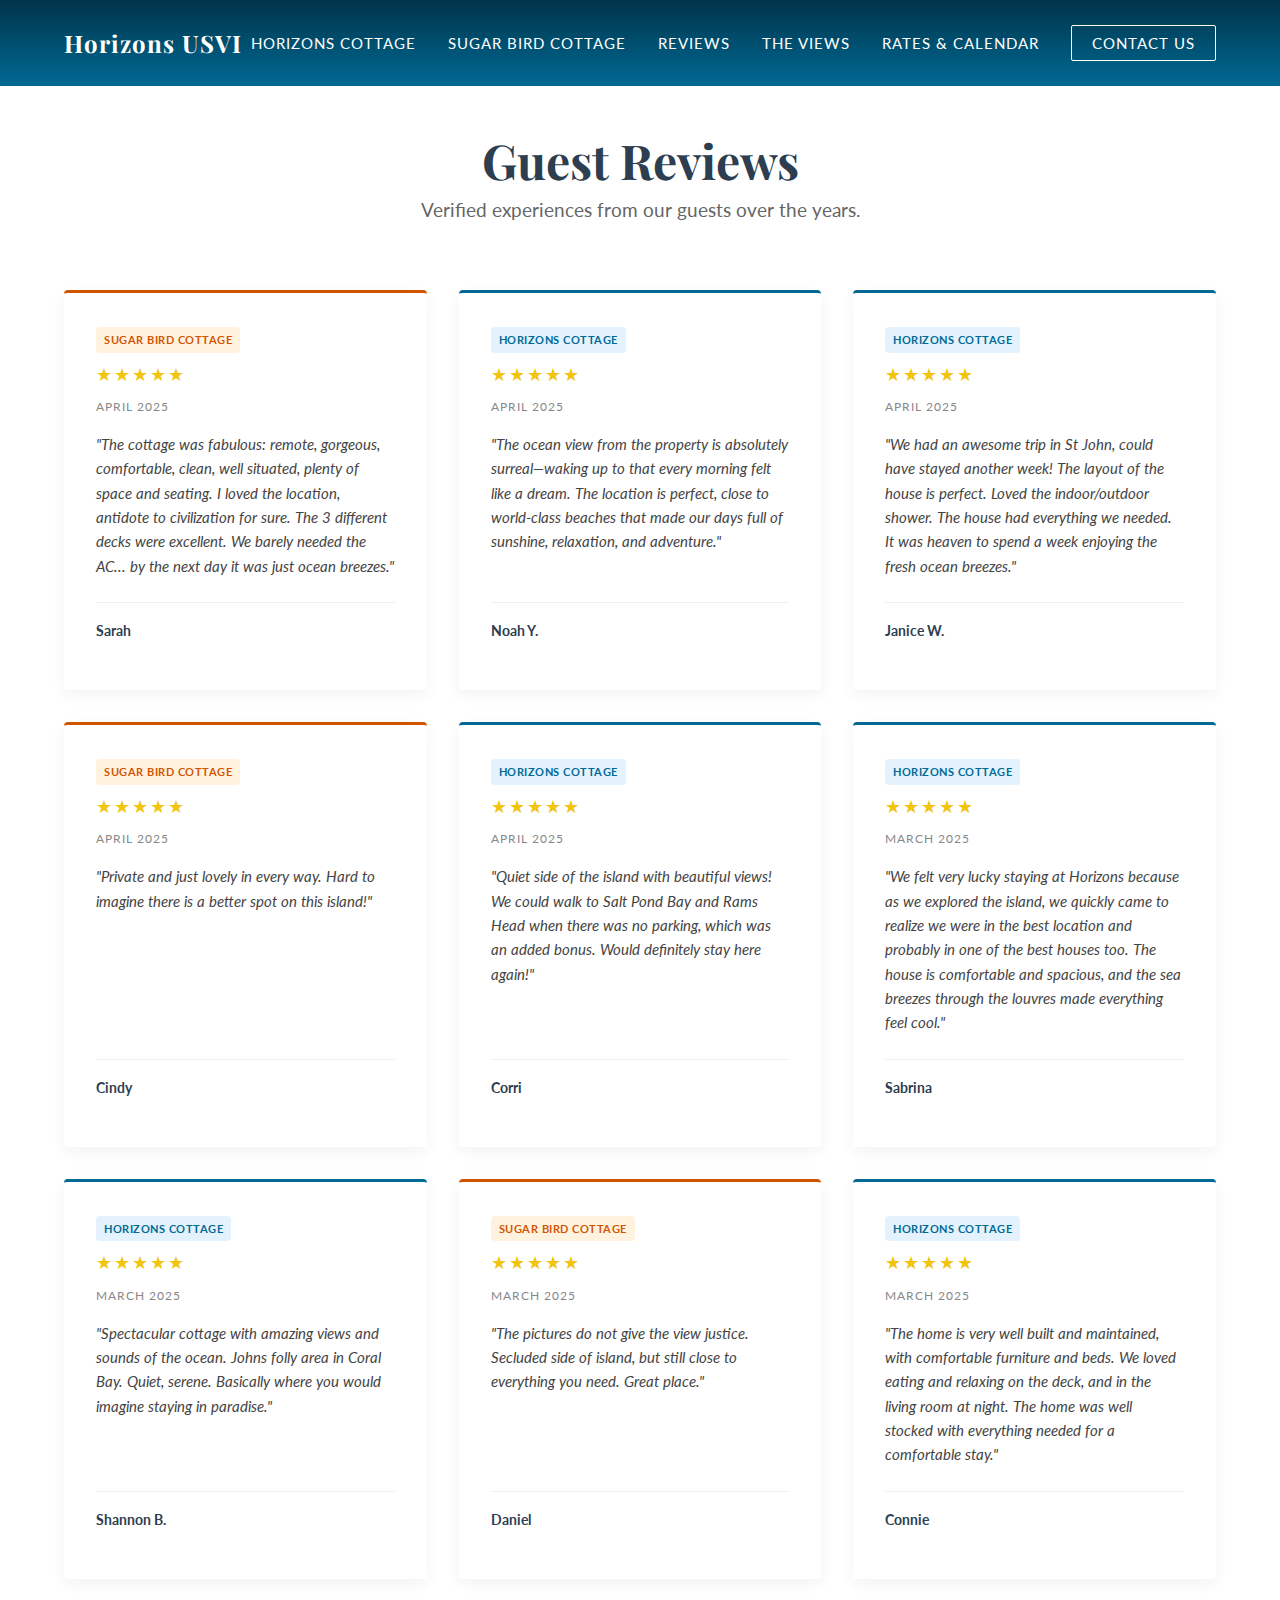
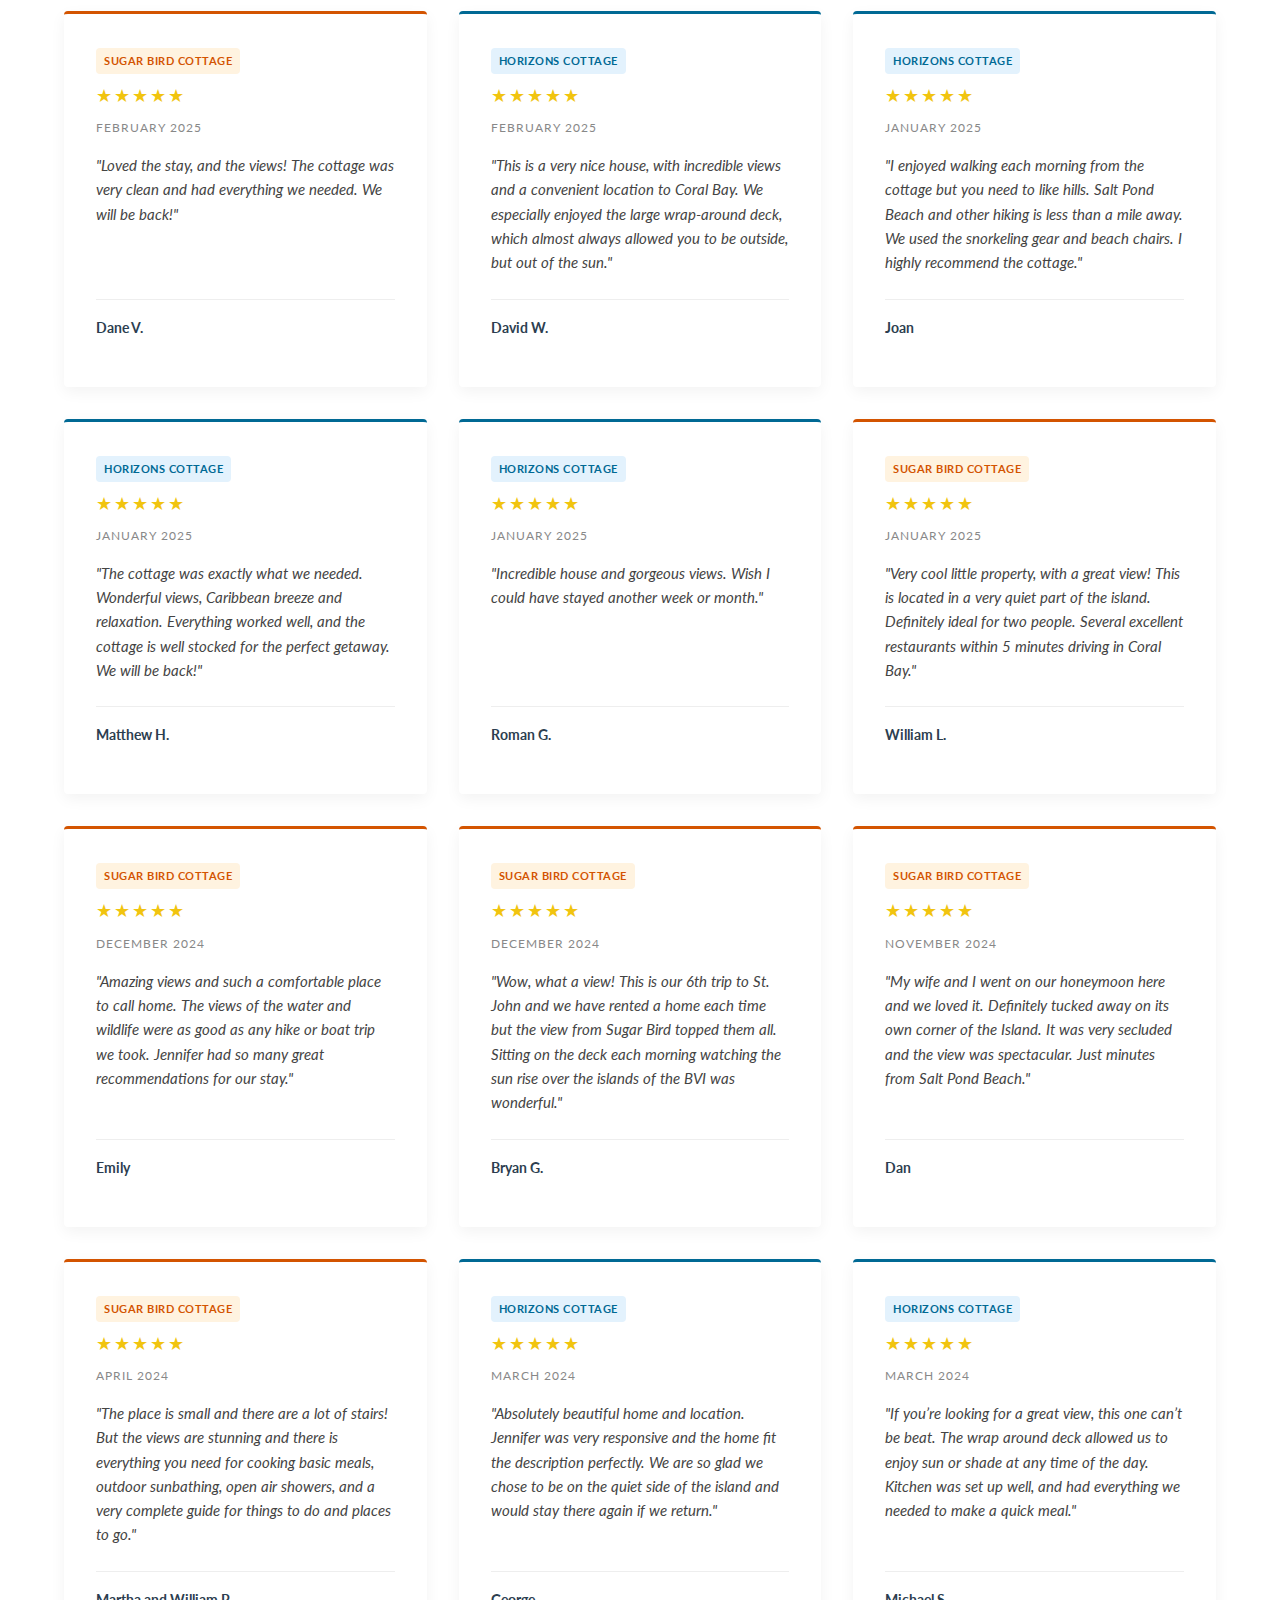
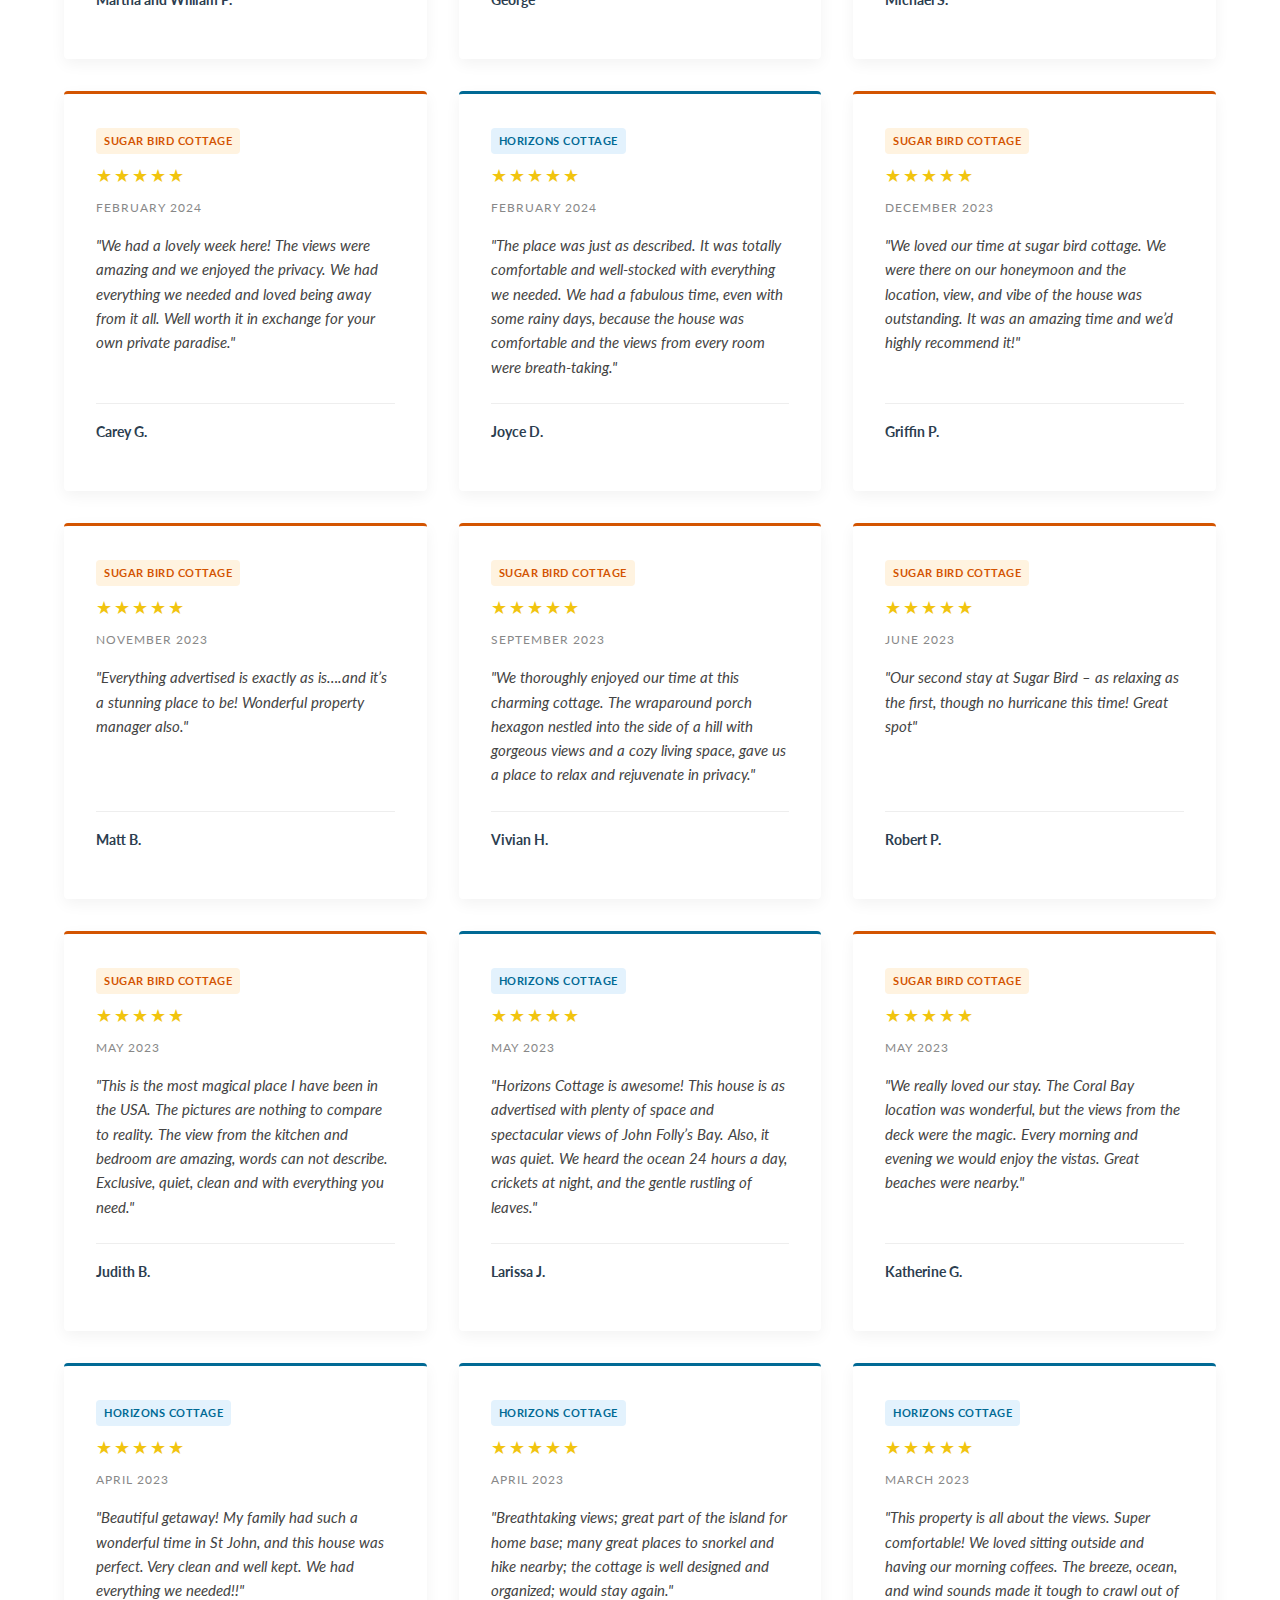
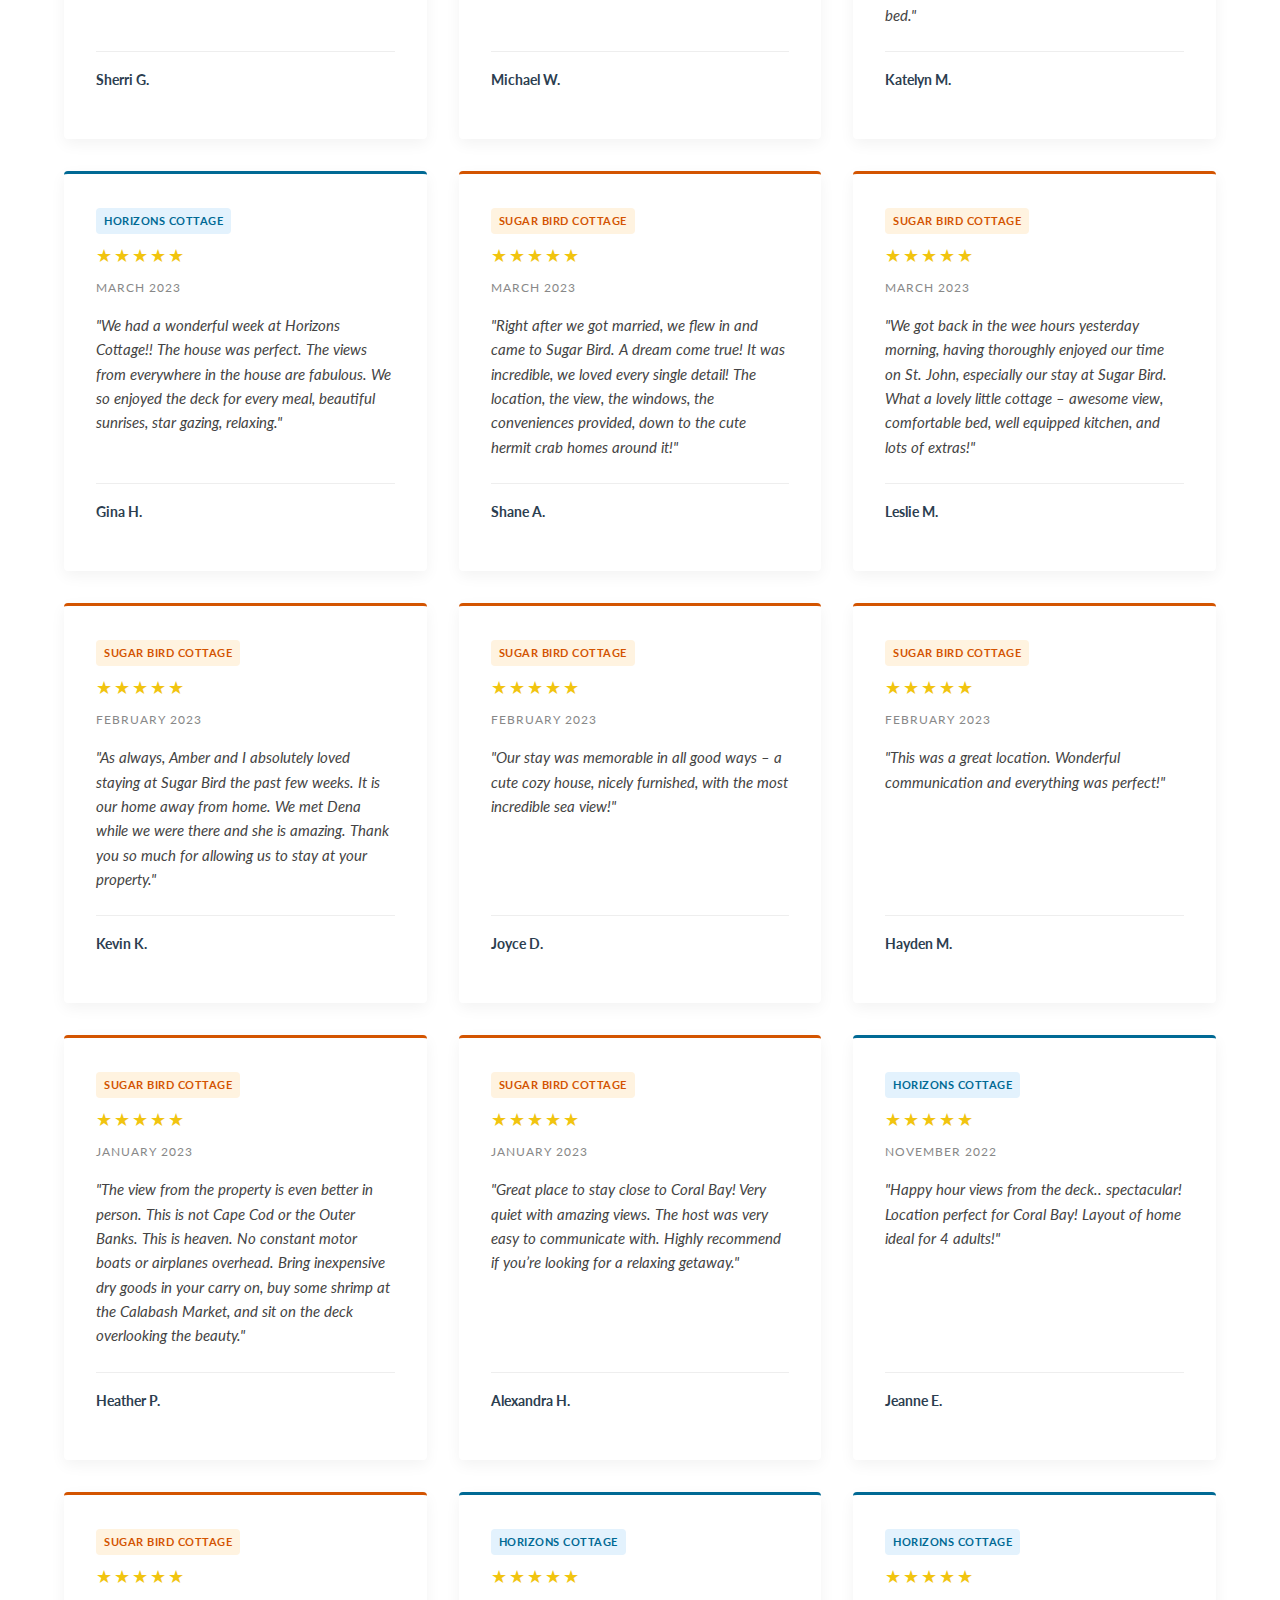
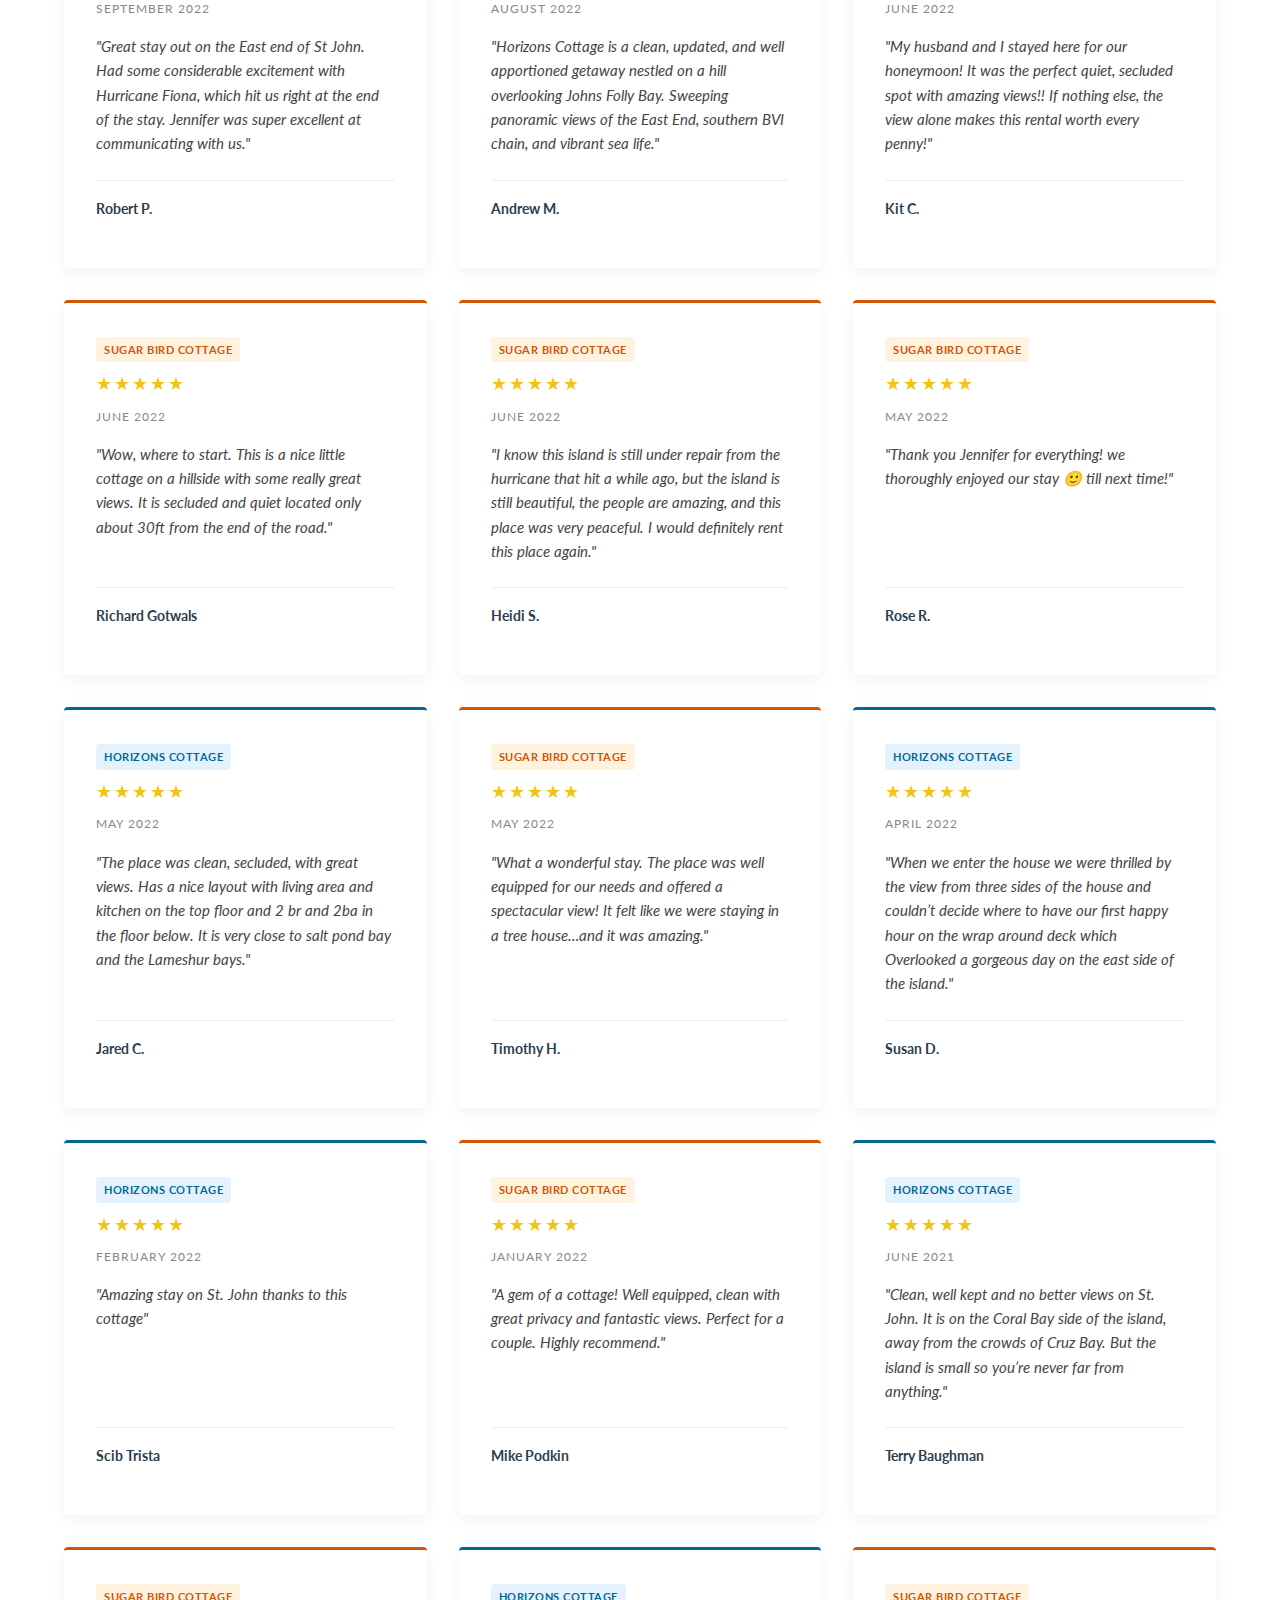
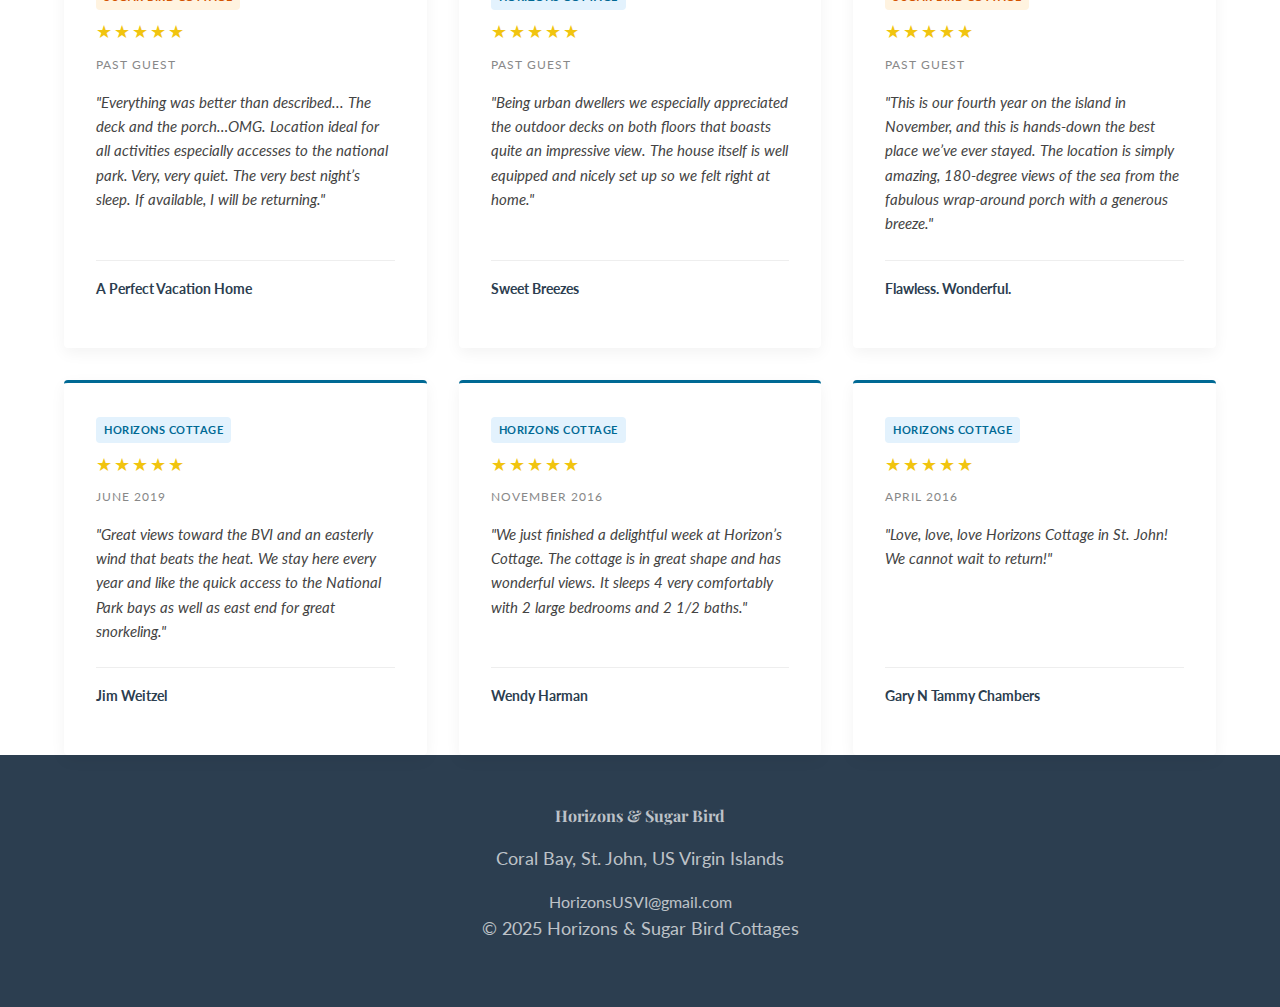
<file: reviews.html>
<!DOCTYPE html>
<html lang="en">
<head>
    <meta charset="UTF-8">
    <meta name="viewport" content="width=device-width, initial-scale=1.0">
    <title>Guest Reviews | Horizons & Sugar Bird Cottages</title>
    <meta name="description" content="Verified reviews from guests who have stayed at Horizons and Sugar Bird Cottages in St. John, USVI.">
    <link rel="stylesheet" href="style.css">
    
    <link rel="preconnect" href="https://fonts.googleapis.com">
    <link rel="preconnect" href="https://fonts.gstatic.com" crossorigin>
    <link href="https://fonts.googleapis.com/css2?family=Playfair+Display:ital,wght@0,400;0,600;1,400&family=Lato:wght@300;400;700&display=swap" rel="stylesheet">

    <style>
        .review-card {
            background: white;
            padding: 2rem;
            border-radius: 4px;
            box-shadow: 0 5px 15px rgba(0,0,0,0.05);
            height: 100%;
            display: flex;
            flex-direction: column;
            justify-content: space-between;
            border-top: 3px solid transparent; /* default */
        }
        /* Subtle accent border at top of card based on property */
        .card-sugarbird { border-top-color: #d35400; }
        .card-horizons { border-top-color: #006994; }

        .stars {
            color: #f1c40f; /* Gold */
            letter-spacing: 2px;
            font-size: 1.1rem;
            margin-bottom: 0.5rem;
        }
        .review-date {
            color: #888;
            font-size: 0.75rem;
            text-transform: uppercase;
            letter-spacing: 1px;
            margin-bottom: 1rem;
        }
        .review-body {
            font-style: italic;
            margin-bottom: 1.5rem;
            color: #444;
            font-size: 0.95rem;
            line-height: 1.6;
        }
        .reviewer {
            font-weight: bold;
            color: var(--text-dark);
            border-top: 1px solid #eee;
            padding-top: 1rem;
            font-size: 0.9rem;
        }
        .badge {
            display: inline-block;
            font-size: 0.7rem;
            padding: 4px 8px;
            border-radius: 4px;
            margin-bottom: 0.5rem;
            text-transform: uppercase;
            font-weight: bold;
            letter-spacing: 0.5px;
        }
        .badge-horizons { background-color: #e3f2fd; color: #006994; }
        .badge-sugarbird { background-color: #fff3e0; color: #d35400; }
        
        .reviews-grid {
            display: grid;
            grid-template-columns: repeat(auto-fit, minmax(300px, 1fr));
            gap: 2rem;
            margin-top: 2rem;
        }
    </style>
</head>
<body>

    <nav class="navbar solid-nav">
        <div class="container nav-flex">
            <a href="index.html" class="logo">Horizons USVI</a>
            <ul class="nav-links">
                <li><a href="horizons.html">Horizons Cottage</a></li>
                <li><a href="sugar-bird.html">Sugar Bird Cottage</a></li>
                <li><a href="reviews.html" class="active">Reviews</a></li>
                <li><a href="views.html">The Views</a></li>
                <li><a href="rates.html">Rates & Calendar</a></li>
                <li><a href="contact.html" class="btn-nav">Contact Us</a></li>
            </ul>
            <div class="hamburger">☰</div>
        </div>
    </nav>

    <header class="page-header">
        <div class="container">
            <h1>Guest Reviews</h1>
            <p class="subtitle">Verified experiences from our guests over the years.</p>
        </div>
    </header>

    <section class="container content-spacing">
        <div class="reviews-grid">
            
            <div class="review-card card-sugarbird">
                <div>
                    <span class="badge badge-sugarbird">Sugar Bird Cottage</span>
                    <div class="stars">★★★★★</div>
                    <p class="review-date">April 2025</p>
                    <p class="review-body">"The cottage was fabulous: remote, gorgeous, comfortable, clean, well situated, plenty of space and seating. I loved the location, antidote to civilization for sure. The 3 different decks were excellent. We barely needed the AC... by the next day it was just ocean breezes."</p>
                </div>
                <p class="reviewer">Sarah</p>
            </div>

            <div class="review-card card-horizons">
                <div>
                    <span class="badge badge-horizons">Horizons Cottage</span>
                    <div class="stars">★★★★★</div>
                    <p class="review-date">April 2025</p>
                    <p class="review-body">"The ocean view from the property is absolutely surreal—waking up to that every morning felt like a dream. The location is perfect, close to world-class beaches that made our days full of sunshine, relaxation, and adventure."</p>
                </div>
                <p class="reviewer">Noah Y.</p>
            </div>

            <div class="review-card card-horizons">
                <div>
                    <span class="badge badge-horizons">Horizons Cottage</span>
                    <div class="stars">★★★★★</div>
                    <p class="review-date">April 2025</p>
                    <p class="review-body">"We had an awesome trip in St John, could have stayed another week! The layout of the house is perfect. Loved the indoor/outdoor shower. The house had everything we needed. It was heaven to spend a week enjoying the fresh ocean breezes."</p>
                </div>
                <p class="reviewer">Janice W.</p>
            </div>

            <div class="review-card card-sugarbird">
                <div>
                    <span class="badge badge-sugarbird">Sugar Bird Cottage</span>
                    <div class="stars">★★★★★</div>
                    <p class="review-date">April 2025</p>
                    <p class="review-body">"Private and just lovely in every way. Hard to imagine there is a better spot on this island!"</p>
                </div>
                <p class="reviewer">Cindy</p>
            </div>

            <div class="review-card card-horizons">
                <div>
                    <span class="badge badge-horizons">Horizons Cottage</span>
                    <div class="stars">★★★★★</div>
                    <p class="review-date">April 2025</p>
                    <p class="review-body">"Quiet side of the island with beautiful views! We could walk to Salt Pond Bay and Rams Head when there was no parking, which was an added bonus. Would definitely stay here again!"</p>
                </div>
                <p class="reviewer">Corri</p>
            </div>

            <div class="review-card card-horizons">
                <div>
                    <span class="badge badge-horizons">Horizons Cottage</span>
                    <div class="stars">★★★★★</div>
                    <p class="review-date">March 2025</p>
                    <p class="review-body">"We felt very lucky staying at Horizons because as we explored the island, we quickly came to realize we were in the best location and probably in one of the best houses too. The house is comfortable and spacious, and the sea breezes through the louvres made everything feel cool."</p>
                </div>
                <p class="reviewer">Sabrina</p>
            </div>

            <div class="review-card card-horizons">
                <div>
                    <span class="badge badge-horizons">Horizons Cottage</span>
                    <div class="stars">★★★★★</div>
                    <p class="review-date">March 2025</p>
                    <p class="review-body">"Spectacular cottage with amazing views and sounds of the ocean. Johns folly area in Coral Bay. Quiet, serene. Basically where you would imagine staying in paradise."</p>
                </div>
                <p class="reviewer">Shannon B.</p>
            </div>

            <div class="review-card card-sugarbird">
                <div>
                    <span class="badge badge-sugarbird">Sugar Bird Cottage</span>
                    <div class="stars">★★★★★</div>
                    <p class="review-date">March 2025</p>
                    <p class="review-body">"The pictures do not give the view justice. Secluded side of island, but still close to everything you need. Great place."</p>
                </div>
                <p class="reviewer">Daniel</p>
            </div>

            <div class="review-card card-horizons">
                <div>
                    <span class="badge badge-horizons">Horizons Cottage</span>
                    <div class="stars">★★★★★</div>
                    <p class="review-date">March 2025</p>
                    <p class="review-body">"The home is very well built and maintained, with comfortable furniture and beds. We loved eating and relaxing on the deck, and in the living room at night. The home was well stocked with everything needed for a comfortable stay."</p>
                </div>
                <p class="reviewer">Connie</p>
            </div>

            <div class="review-card card-sugarbird">
                <div>
                    <span class="badge badge-sugarbird">Sugar Bird Cottage</span>
                    <div class="stars">★★★★★</div>
                    <p class="review-date">February 2025</p>
                    <p class="review-body">"Loved the stay, and the views! The cottage was very clean and had everything we needed. We will be back!"</p>
                </div>
                <p class="reviewer">Dane V.</p>
            </div>

            <div class="review-card card-horizons">
                <div>
                    <span class="badge badge-horizons">Horizons Cottage</span>
                    <div class="stars">★★★★★</div>
                    <p class="review-date">February 2025</p>
                    <p class="review-body">"This is a very nice house, with incredible views and a convenient location to Coral Bay. We especially enjoyed the large wrap-around deck, which almost always allowed you to be outside, but out of the sun."</p>
                </div>
                <p class="reviewer">David W.</p>
            </div>

            <div class="review-card card-horizons">
                <div>
                    <span class="badge badge-horizons">Horizons Cottage</span>
                    <div class="stars">★★★★★</div>
                    <p class="review-date">January 2025</p>
                    <p class="review-body">"I enjoyed walking each morning from the cottage but you need to like hills. Salt Pond Beach and other hiking is less than a mile away. We used the snorkeling gear and beach chairs. I highly recommend the cottage."</p>
                </div>
                <p class="reviewer">Joan</p>
            </div>

            <div class="review-card card-horizons">
                <div>
                    <span class="badge badge-horizons">Horizons Cottage</span>
                    <div class="stars">★★★★★</div>
                    <p class="review-date">January 2025</p>
                    <p class="review-body">"The cottage was exactly what we needed. Wonderful views, Caribbean breeze and relaxation. Everything worked well, and the cottage is well stocked for the perfect getaway. We will be back!"</p>
                </div>
                <p class="reviewer">Matthew H.</p>
            </div>

            <div class="review-card card-horizons">
                <div>
                    <span class="badge badge-horizons">Horizons Cottage</span>
                    <div class="stars">★★★★★</div>
                    <p class="review-date">January 2025</p>
                    <p class="review-body">"Incredible house and gorgeous views. Wish I could have stayed another week or month."</p>
                </div>
                <p class="reviewer">Roman G.</p>
            </div>

            <div class="review-card card-sugarbird">
                <div>
                    <span class="badge badge-sugarbird">Sugar Bird Cottage</span>
                    <div class="stars">★★★★★</div>
                    <p class="review-date">January 2025</p>
                    <p class="review-body">"Very cool little property, with a great view! This is located in a very quiet part of the island. Definitely ideal for two people. Several excellent restaurants within 5 minutes driving in Coral Bay."</p>
                </div>
                <p class="reviewer">William L.</p>
            </div>

            <div class="review-card card-sugarbird">
                <div>
                    <span class="badge badge-sugarbird">Sugar Bird Cottage</span>
                    <div class="stars">★★★★★</div>
                    <p class="review-date">December 2024</p>
                    <p class="review-body">"Amazing views and such a comfortable place to call home. The views of the water and wildlife were as good as any hike or boat trip we took. Jennifer had so many great recommendations for our stay."</p>
                </div>
                <p class="reviewer">Emily</p>
            </div>

            <div class="review-card card-sugarbird">
                <div>
                    <span class="badge badge-sugarbird">Sugar Bird Cottage</span>
                    <div class="stars">★★★★★</div>
                    <p class="review-date">December 2024</p>
                    <p class="review-body">"Wow, what a view! This is our 6th trip to St. John and we have rented a home each time but the view from Sugar Bird topped them all. Sitting on the deck each morning watching the sun rise over the islands of the BVI was wonderful."</p>
                </div>
                <p class="reviewer">Bryan G.</p>
            </div>

            <div class="review-card card-sugarbird">
                <div>
                    <span class="badge badge-sugarbird">Sugar Bird Cottage</span>
                    <div class="stars">★★★★★</div>
                    <p class="review-date">November 2024</p>
                    <p class="review-body">"My wife and I went on our honeymoon here and we loved it. Definitely tucked away on its own corner of the Island. It was very secluded and the view was spectacular. Just minutes from Salt Pond Beach."</p>
                </div>
                <p class="reviewer">Dan</p>
            </div>

            <div class="review-card card-sugarbird">
                <div>
                    <span class="badge badge-sugarbird">Sugar Bird Cottage</span>
                    <div class="stars">★★★★★</div>
                    <p class="review-date">April 2024</p>
                    <p class="review-body">"The place is small and there are a lot of stairs! But the views are stunning and there is everything you need for cooking basic meals, outdoor sunbathing, open air showers, and a very complete guide for things to do and places to go."</p>
                </div>
                <p class="reviewer">Martha and William P.</p>
            </div>

            <div class="review-card card-horizons">
                <div>
                    <span class="badge badge-horizons">Horizons Cottage</span>
                    <div class="stars">★★★★★</div>
                    <p class="review-date">March 2024</p>
                    <p class="review-body">"Absolutely beautiful home and location. Jennifer was very responsive and the home fit the description perfectly. We are so glad we chose to be on the quiet side of the island and would stay there again if we return."</p>
                </div>
                <p class="reviewer">George</p>
            </div>

            <div class="review-card card-horizons">
                <div>
                    <span class="badge badge-horizons">Horizons Cottage</span>
                    <div class="stars">★★★★★</div>
                    <p class="review-date">March 2024</p>
                    <p class="review-body">"If you’re looking for a great view, this one can’t be beat. The wrap around deck allowed us to enjoy sun or shade at any time of the day. Kitchen was set up well, and had everything we needed to make a quick meal."</p>
                </div>
                <p class="reviewer">Michael S.</p>
            </div>

            <div class="review-card card-sugarbird">
                <div>
                    <span class="badge badge-sugarbird">Sugar Bird Cottage</span>
                    <div class="stars">★★★★★</div>
                    <p class="review-date">February 2024</p>
                    <p class="review-body">"We had a lovely week here! The views were amazing and we enjoyed the privacy. We had everything we needed and loved being away from it all. Well worth it in exchange for your own private paradise."</p>
                </div>
                <p class="reviewer">Carey G.</p>
            </div>

            <div class="review-card card-horizons">
                <div>
                    <span class="badge badge-horizons">Horizons Cottage</span>
                    <div class="stars">★★★★★</div>
                    <p class="review-date">February 2024</p>
                    <p class="review-body">"The place was just as described. It was totally comfortable and well-stocked with everything we needed. We had a fabulous time, even with some rainy days, because the house was comfortable and the views from every room were breath-taking."</p>
                </div>
                <p class="reviewer">Joyce D.</p>
            </div>

            <div class="review-card card-sugarbird">
                <div>
                    <span class="badge badge-sugarbird">Sugar Bird Cottage</span>
                    <div class="stars">★★★★★</div>
                    <p class="review-date">December 2023</p>
                    <p class="review-body">"We loved our time at sugar bird cottage. We were there on our honeymoon and the location, view, and vibe of the house was outstanding. It was an amazing time and we’d highly recommend it!"</p>
                </div>
                <p class="reviewer">Griffin P.</p>
            </div>

            <div class="review-card card-sugarbird">
                <div>
                    <span class="badge badge-sugarbird">Sugar Bird Cottage</span>
                    <div class="stars">★★★★★</div>
                    <p class="review-date">November 2023</p>
                    <p class="review-body">"Everything advertised is exactly as is….and it’s a stunning place to be! Wonderful property manager also."</p>
                </div>
                <p class="reviewer">Matt B.</p>
            </div>

            <div class="review-card card-sugarbird">
                <div>
                    <span class="badge badge-sugarbird">Sugar Bird Cottage</span>
                    <div class="stars">★★★★★</div>
                    <p class="review-date">September 2023</p>
                    <p class="review-body">"We thoroughly enjoyed our time at this charming cottage. The wraparound porch hexagon nestled into the side of a hill with gorgeous views and a cozy living space, gave us a place to relax and rejuvenate in privacy."</p>
                </div>
                <p class="reviewer">Vivian H.</p>
            </div>

            <div class="review-card card-sugarbird">
                <div>
                    <span class="badge badge-sugarbird">Sugar Bird Cottage</span>
                    <div class="stars">★★★★★</div>
                    <p class="review-date">June 2023</p>
                    <p class="review-body">"Our second stay at Sugar Bird – as relaxing as the first, though no hurricane this time! Great spot"</p>
                </div>
                <p class="reviewer">Robert P.</p>
            </div>

            <div class="review-card card-sugarbird">
                <div>
                    <span class="badge badge-sugarbird">Sugar Bird Cottage</span>
                    <div class="stars">★★★★★</div>
                    <p class="review-date">May 2023</p>
                    <p class="review-body">"This is the most magical place I have been in the USA. The pictures are nothing to compare to reality. The view from the kitchen and bedroom are amazing, words can not describe. Exclusive, quiet, clean and with everything you need."</p>
                </div>
                <p class="reviewer">Judith B.</p>
            </div>

            <div class="review-card card-horizons">
                <div>
                    <span class="badge badge-horizons">Horizons Cottage</span>
                    <div class="stars">★★★★★</div>
                    <p class="review-date">May 2023</p>
                    <p class="review-body">"Horizons Cottage is awesome! This house is as advertised with plenty of space and spectacular views of John Folly’s Bay. Also, it was quiet. We heard the ocean 24 hours a day, crickets at night, and the gentle rustling of leaves."</p>
                </div>
                <p class="reviewer">Larissa J.</p>
            </div>

            <div class="review-card card-sugarbird">
                <div>
                    <span class="badge badge-sugarbird">Sugar Bird Cottage</span>
                    <div class="stars">★★★★★</div>
                    <p class="review-date">May 2023</p>
                    <p class="review-body">"We really loved our stay. The Coral Bay location was wonderful, but the views from the deck were the magic. Every morning and evening we would enjoy the vistas. Great beaches were nearby."</p>
                </div>
                <p class="reviewer">Katherine G.</p>
            </div>

            <div class="review-card card-horizons">
                <div>
                    <span class="badge badge-horizons">Horizons Cottage</span>
                    <div class="stars">★★★★★</div>
                    <p class="review-date">April 2023</p>
                    <p class="review-body">"Beautiful getaway! My family had such a wonderful time in St John, and this house was perfect. Very clean and well kept. We had everything we needed!!"</p>
                </div>
                <p class="reviewer">Sherri G.</p>
            </div>

            <div class="review-card card-horizons">
                <div>
                    <span class="badge badge-horizons">Horizons Cottage</span>
                    <div class="stars">★★★★★</div>
                    <p class="review-date">April 2023</p>
                    <p class="review-body">"Breathtaking views; great part of the island for home base; many great places to snorkel and hike nearby; the cottage is well designed and organized; would stay again."</p>
                </div>
                <p class="reviewer">Michael W.</p>
            </div>

            <div class="review-card card-horizons">
                <div>
                    <span class="badge badge-horizons">Horizons Cottage</span>
                    <div class="stars">★★★★★</div>
                    <p class="review-date">March 2023</p>
                    <p class="review-body">"This property is all about the views. Super comfortable! We loved sitting outside and having our morning coffees. The breeze, ocean, and wind sounds made it tough to crawl out of bed."</p>
                </div>
                <p class="reviewer">Katelyn M.</p>
            </div>

            <div class="review-card card-horizons">
                <div>
                    <span class="badge badge-horizons">Horizons Cottage</span>
                    <div class="stars">★★★★★</div>
                    <p class="review-date">March 2023</p>
                    <p class="review-body">"We had a wonderful week at Horizons Cottage!! The house was perfect. The views from everywhere in the house are fabulous. We so enjoyed the deck for every meal, beautiful sunrises, star gazing, relaxing."</p>
                </div>
                <p class="reviewer">Gina H.</p>
            </div>

            <div class="review-card card-sugarbird">
                <div>
                    <span class="badge badge-sugarbird">Sugar Bird Cottage</span>
                    <div class="stars">★★★★★</div>
                    <p class="review-date">March 2023</p>
                    <p class="review-body">"Right after we got married, we flew in and came to Sugar Bird. A dream come true! It was incredible, we loved every single detail! The location, the view, the windows, the conveniences provided, down to the cute hermit crab homes around it!"</p>
                </div>
                <p class="reviewer">Shane A.</p>
            </div>

            <div class="review-card card-sugarbird">
                <div>
                    <span class="badge badge-sugarbird">Sugar Bird Cottage</span>
                    <div class="stars">★★★★★</div>
                    <p class="review-date">March 2023</p>
                    <p class="review-body">"We got back in the wee hours yesterday morning, having thoroughly enjoyed our time on St. John, especially our stay at Sugar Bird. What a lovely little cottage – awesome view, comfortable bed, well equipped kitchen, and lots of extras!"</p>
                </div>
                <p class="reviewer">Leslie M.</p>
            </div>

            <div class="review-card card-sugarbird">
                <div>
                    <span class="badge badge-sugarbird">Sugar Bird Cottage</span>
                    <div class="stars">★★★★★</div>
                    <p class="review-date">February 2023</p>
                    <p class="review-body">"As always, Amber and I absolutely loved staying at Sugar Bird the past few weeks. It is our home away from home. We met Dena while we were there and she is amazing. Thank you so much for allowing us to stay at your property."</p>
                </div>
                <p class="reviewer">Kevin K.</p>
            </div>

            <div class="review-card card-sugarbird">
                <div>
                    <span class="badge badge-sugarbird">Sugar Bird Cottage</span>
                    <div class="stars">★★★★★</div>
                    <p class="review-date">February 2023</p>
                    <p class="review-body">"Our stay was memorable in all good ways – a cute cozy house, nicely furnished, with the most incredible sea view!"</p>
                </div>
                <p class="reviewer">Joyce D.</p>
            </div>

            <div class="review-card card-sugarbird">
                <div>
                    <span class="badge badge-sugarbird">Sugar Bird Cottage</span>
                    <div class="stars">★★★★★</div>
                    <p class="review-date">February 2023</p>
                    <p class="review-body">"This was a great location. Wonderful communication and everything was perfect!"</p>
                </div>
                <p class="reviewer">Hayden M.</p>
            </div>

            <div class="review-card card-sugarbird">
                <div>
                    <span class="badge badge-sugarbird">Sugar Bird Cottage</span>
                    <div class="stars">★★★★★</div>
                    <p class="review-date">January 2023</p>
                    <p class="review-body">"The view from the property is even better in person. This is not Cape Cod or the Outer Banks. This is heaven. No constant motor boats or airplanes overhead. Bring inexpensive dry goods in your carry on, buy some shrimp at the Calabash Market, and sit on the deck overlooking the beauty."</p>
                </div>
                <p class="reviewer">Heather P.</p>
            </div>

            <div class="review-card card-sugarbird">
                <div>
                    <span class="badge badge-sugarbird">Sugar Bird Cottage</span>
                    <div class="stars">★★★★★</div>
                    <p class="review-date">January 2023</p>
                    <p class="review-body">"Great place to stay close to Coral Bay! Very quiet with amazing views. The host was very easy to communicate with. Highly recommend if you’re looking for a relaxing getaway."</p>
                </div>
                <p class="reviewer">Alexandra H.</p>
            </div>

            <div class="review-card card-horizons">
                <div>
                    <span class="badge badge-horizons">Horizons Cottage</span>
                    <div class="stars">★★★★★</div>
                    <p class="review-date">November 2022</p>
                    <p class="review-body">"Happy hour views from the deck.. spectacular! Location perfect for Coral Bay! Layout of home ideal for 4 adults!"</p>
                </div>
                <p class="reviewer">Jeanne E.</p>
            </div>

            <div class="review-card card-sugarbird">
                <div>
                    <span class="badge badge-sugarbird">Sugar Bird Cottage</span>
                    <div class="stars">★★★★★</div>
                    <p class="review-date">September 2022</p>
                    <p class="review-body">"Great stay out on the East end of St John. Had some considerable excitement with Hurricane Fiona, which hit us right at the end of the stay. Jennifer was super excellent at communicating with us."</p>
                </div>
                <p class="reviewer">Robert P.</p>
            </div>

            <div class="review-card card-horizons">
                <div>
                    <span class="badge badge-horizons">Horizons Cottage</span>
                    <div class="stars">★★★★★</div>
                    <p class="review-date">August 2022</p>
                    <p class="review-body">"Horizons Cottage is a clean, updated, and well apportioned getaway nestled on a hill overlooking Johns Folly Bay. Sweeping panoramic views of the East End, southern BVI chain, and vibrant sea life."</p>
                </div>
                <p class="reviewer">Andrew M.</p>
            </div>

            <div class="review-card card-horizons">
                <div>
                    <span class="badge badge-horizons">Horizons Cottage</span>
                    <div class="stars">★★★★★</div>
                    <p class="review-date">June 2022</p>
                    <p class="review-body">"My husband and I stayed here for our honeymoon! It was the perfect quiet, secluded spot with amazing views!! If nothing else, the view alone makes this rental worth every penny!"</p>
                </div>
                <p class="reviewer">Kit C.</p>
            </div>

            <div class="review-card card-sugarbird">
                <div>
                    <span class="badge badge-sugarbird">Sugar Bird Cottage</span>
                    <div class="stars">★★★★★</div>
                    <p class="review-date">June 2022</p>
                    <p class="review-body">"Wow, where to start. This is a nice little cottage on a hillside with some really great views. It is secluded and quiet located only about 30ft from the end of the road."</p>
                </div>
                <p class="reviewer">Richard Gotwals</p>
            </div>

            <div class="review-card card-sugarbird">
                <div>
                    <span class="badge badge-sugarbird">Sugar Bird Cottage</span>
                    <div class="stars">★★★★★</div>
                    <p class="review-date">June 2022</p>
                    <p class="review-body">"I know this island is still under repair from the hurricane that hit a while ago, but the island is still beautiful, the people are amazing, and this place was very peaceful. I would definitely rent this place again."</p>
                </div>
                <p class="reviewer">Heidi S.</p>
            </div>

            <div class="review-card card-sugarbird">
                <div>
                    <span class="badge badge-sugarbird">Sugar Bird Cottage</span>
                    <div class="stars">★★★★★</div>
                    <p class="review-date">May 2022</p>
                    <p class="review-body">"Thank you Jennifer for everything! we thoroughly enjoyed our stay 🙂 till next time!"</p>
                </div>
                <p class="reviewer">Rose R.</p>
            </div>

            <div class="review-card card-horizons">
                <div>
                    <span class="badge badge-horizons">Horizons Cottage</span>
                    <div class="stars">★★★★★</div>
                    <p class="review-date">May 2022</p>
                    <p class="review-body">"The place was clean, secluded, with great views. Has a nice layout with living area and kitchen on the top floor and 2 br and 2ba in the floor below. It is very close to salt pond bay and the Lameshur bays."</p>
                </div>
                <p class="reviewer">Jared C.</p>
            </div>

            <div class="review-card card-sugarbird">
                <div>
                    <span class="badge badge-sugarbird">Sugar Bird Cottage</span>
                    <div class="stars">★★★★★</div>
                    <p class="review-date">May 2022</p>
                    <p class="review-body">"What a wonderful stay. The place was well equipped for our needs and offered a spectacular view! It felt like we were staying in a tree house…and it was amazing."</p>
                </div>
                <p class="reviewer">Timothy H.</p>
            </div>

            <div class="review-card card-horizons">
                <div>
                    <span class="badge badge-horizons">Horizons Cottage</span>
                    <div class="stars">★★★★★</div>
                    <p class="review-date">April 2022</p>
                    <p class="review-body">"When we enter the house we were thrilled by the view from three sides of the house and couldn’t decide where to have our first happy hour on the wrap around deck which Overlooked a gorgeous day on the east side of the island."</p>
                </div>
                <p class="reviewer">Susan D.</p>
            </div>

            <div class="review-card card-horizons">
                <div>
                    <span class="badge badge-horizons">Horizons Cottage</span>
                    <div class="stars">★★★★★</div>
                    <p class="review-date">February 2022</p>
                    <p class="review-body">"Amazing stay on St. John thanks to this cottage"</p>
                </div>
                <p class="reviewer">Scib Trista</p>
            </div>

            <div class="review-card card-sugarbird">
                <div>
                    <span class="badge badge-sugarbird">Sugar Bird Cottage</span>
                    <div class="stars">★★★★★</div>
                    <p class="review-date">January 2022</p>
                    <p class="review-body">"A gem of a cottage! Well equipped, clean with great privacy and fantastic views. Perfect for a couple. Highly recommend."</p>
                </div>
                <p class="reviewer">Mike Podkin</p>
            </div>

            <div class="review-card card-horizons">
                <div>
                    <span class="badge badge-horizons">Horizons Cottage</span>
                    <div class="stars">★★★★★</div>
                    <p class="review-date">June 2021</p>
                    <p class="review-body">"Clean, well kept and no better views on St. John. It is on the Coral Bay side of the island, away from the crowds of Cruz Bay. But the island is small so you’re never far from anything."</p>
                </div>
                <p class="reviewer">Terry Baughman</p>
            </div>

            <div class="review-card card-sugarbird">
                <div>
                    <span class="badge badge-sugarbird">Sugar Bird Cottage</span>
                    <div class="stars">★★★★★</div>
                    <p class="review-date">Past Guest</p>
                    <p class="review-body">"Everything was better than described... The deck and the porch…OMG. Location ideal for all activities especially accesses to the national park. Very, very quiet. The very best night’s sleep. If available, I will be returning."</p>
                </div>
                <p class="reviewer">A Perfect Vacation Home</p>
            </div>

            <div class="review-card card-horizons">
                <div>
                    <span class="badge badge-horizons">Horizons Cottage</span>
                    <div class="stars">★★★★★</div>
                    <p class="review-date">Past Guest</p>
                    <p class="review-body">"Being urban dwellers we especially appreciated the outdoor decks on both floors that boasts quite an impressive view. The house itself is well equipped and nicely set up so we felt right at home."</p>
                </div>
                <p class="reviewer">Sweet Breezes</p>
            </div>

            <div class="review-card card-sugarbird">
                <div>
                    <span class="badge badge-sugarbird">Sugar Bird Cottage</span>
                    <div class="stars">★★★★★</div>
                    <p class="review-date">Past Guest</p>
                    <p class="review-body">"This is our fourth year on the island in November, and this is hands-down the best place we’ve ever stayed. The location is simply amazing, 180-degree views of the sea from the fabulous wrap-around porch with a generous breeze."</p>
                </div>
                <p class="reviewer">Flawless. Wonderful.</p>
            </div>

            <div class="review-card card-horizons">
                <div>
                    <span class="badge badge-horizons">Horizons Cottage</span>
                    <div class="stars">★★★★★</div>
                    <p class="review-date">June 2019</p>
                    <p class="review-body">"Great views toward the BVI and an easterly wind that beats the heat. We stay here every year and like the quick access to the National Park bays as well as east end for great snorkeling."</p>
                </div>
                <p class="reviewer">Jim Weitzel</p>
            </div>

            <div class="review-card card-horizons">
                <div>
                    <span class="badge badge-horizons">Horizons Cottage</span>
                    <div class="stars">★★★★★</div>
                    <p class="review-date">November 2016</p>
                    <p class="review-body">"We just finished a delightful week at Horizon’s Cottage. The cottage is in great shape and has wonderful views. It sleeps 4 very comfortably with 2 large bedrooms and 2 1/2 baths."</p>
                </div>
                <p class="reviewer">Wendy Harman</p>
            </div>

            <div class="review-card card-horizons">
                <div>
                    <span class="badge badge-horizons">Horizons Cottage</span>
                    <div class="stars">★★★★★</div>
                    <p class="review-date">April 2016</p>
                    <p class="review-body">"Love, love, love Horizons Cottage in St. John! We cannot wait to return!"</p>
                </div>
                <p class="reviewer">Gary N Tammy Chambers</p>
            </div>

        </div>
    </section>

    <footer>
        <div class="container footer-content">
            <div class="footer-col">
                <h4>Horizons & Sugar Bird</h4>
                <p>Coral Bay, St. John, US Virgin Islands</p>
                <a href="mailto:horizonsusvi@gmail.com">HorizonsUSVI@gmail.com</a>
            </div>
            <div class="footer-col">
                <p>&copy; 2025 Horizons & Sugar Bird Cottages</p>
            </div>
        </div>
    </footer>

</body>
</html>
</file>
<file: style.css>
/* --- RESET & VARIABLES --- */
:root {
    --primary-color: #006994; /* Caribbean Blue */
    --text-dark: #2c3e50;
    --text-light: #ecf0f1;
    --bg-white: #ffffff;
    --bg-offwhite: #f9f9f9;
    --font-serif: 'Playfair Display', serif;
    --font-sans: 'Lato', sans-serif;
}

* {
    margin: 0;
    padding: 0;
    box-sizing: border-box;
}

body {
    font-family: var(--font-sans);
    color: var(--text-dark);
    line-height: 1.6;
    background-color: var(--bg-white);
}

img {
    max-width: 100%;
    display: block;
}

a {
    text-decoration: none;
    color: inherit;
    transition: 0.3s;
}

.container {
    width: 90%;
    max-width: 1200px;
    margin: 0 auto;
}

/* --- TYPOGRAPHY --- */
h1, h2, h3, h4 {
    font-family: var(--font-serif);
    margin-bottom: 1rem;
}

h1 { font-size: 3rem; line-height: 1.1; }
h2 { font-size: 2.5rem; color: var(--primary-color); text-align: center; }
p { margin-bottom: 1rem; font-size: 1.1rem; }

/* --- NAVIGATION --- */
.navbar {
    padding: 1.5rem 0;
    position: absolute;
    width: 100%;
    z-index: 10;
    background: linear-gradient(to bottom, rgba(0,0,0,0.5), transparent);
}

.nav-flex {
    display: flex;
    justify-content: space-between;
    align-items: center;
}

.logo {
    font-family: var(--font-serif);
    font-size: 1.5rem;
    color: white;
    font-weight: bold;
    letter-spacing: 1px;
}

.nav-links {
    list-style: none;
    display: flex;
    gap: 2rem;
}

.nav-links a {
    color: white;
    font-weight: 400;
    font-size: 0.95rem;
    text-transform: uppercase;
    letter-spacing: 1px;
}

.nav-links a:hover {
    opacity: 0.8;
}

.hamburger { display: none; color: white; font-size: 1.5rem; cursor: pointer; }

/* --- HERO SECTION --- */
.hero {
    height: 100vh;
    /* NOTE: If you move this image to the home-page folder, update this path! */
    background-image: url('images/hero-view.jpg'); 
    background-size: cover;
    background-position: center;
    display: flex;
    align-items: center;
    justify-content: center;
    text-align: center;
    color: white;
    position: relative;
}

.hero::before {
    content: '';
    position: absolute;
    top: 0; left: 0; right: 0; bottom: 0;
    background: rgba(0,0,0,0.3);
}

.hero-content {
    position: relative;
    z-index: 2;
    max-width: 800px;
    padding: 20px;
}

.hero-buttons {
    margin-top: 2rem;
    display: flex;
    gap: 1rem;
    justify-content: center;
}

/* --- BUTTONS --- */
.btn {
    padding: 12px 30px;
    border-radius: 2px;
    font-weight: bold;
    text-transform: uppercase;
    letter-spacing: 1px;
    font-size: 0.9rem;
}

.btn-primary {
    background-color: var(--primary-color);
    color: white;
}

.btn-primary:hover {
    background-color: #005072;
}

.btn-outline {
    border: 2px solid white;
    color: white;
}

.btn-outline:hover {
    background-color: white;
    color: var(--text-dark);
}

.btn-nav {
    border: 1px solid white;
    padding: 8px 20px;
    border-radius: 2px;
}

/* --- SECTIONS --- */
.intro {
    padding: 4rem 0;
    text-align: center;
    max-width: 800px;
}

.cottages-section {
    padding: 4rem 0;
    background-color: var(--bg-offwhite);
}

.grid-2 {
    display: grid;
    grid-template-columns: 1fr 1fr;
    gap: 2rem;
}

.card {
    background: white;
    box-shadow: 0 5px 15px rgba(0,0,0,0.05);
    border-radius: 4px;
    overflow: hidden;
}

.card-image {
    height: 300px;
    background-color: #ddd;
    background-size: cover;
    background-position: center;
}

/* Placeholder styles for cottages */
.placeholder-1 { background-image: url('https://via.placeholder.com/800x600?text=Horizons+Cottage'); }
.placeholder-2 { background-image: url('https://via.placeholder.com/800x600?text=Sugar+Bird+Cottage'); }

.card-text {
    padding: 2rem;
}

.text-link {
    color: var(--primary-color);
    font-weight: bold;
    text-transform: uppercase;
    font-size: 0.9rem;
    margin-top: 1rem;
    display: inline-block;
}

/* --- MEDIA SECTION (Panorama & Video) --- */
.media-section {
    padding: 4rem 0;
    background-color: var(--bg-white);
    text-align: center;
}

.media-block {
    margin-bottom: 4rem;
}

.media-block:last-child {
    margin-bottom: 0;
}

.feature-img {
    width: 100%;
    height: auto;
    border-radius: 4px;
    box-shadow: 0 5px 15px rgba(0,0,0,0.1);
}

.caption {
    margin-top: 1.5rem;
    font-style: italic;
    color: #555;
    font-size: 1rem;
    max-width: 800px;
    margin-left: auto;
    margin-right: auto;
    line-height: 1.8;
}

/* Video Styling */
.video-wrapper video {
    width: 100%;
    max-width: 1000px; /* Prevents video from getting too massive on huge screens */
    border-radius: 4px;
    box-shadow: 0 10px 25px rgba(0,0,0,0.2);
}

/* --- FOOTER --- */
footer {
    background-color: var(--text-dark);
    color: rgba(255,255,255,0.7);
    padding: 3rem 0;
    text-align: center;
}

footer a:hover { color: white; }

/* --- MOBILE RESPONSIVENESS --- */
@media (max-width: 768px) {
    .nav-links { display: none; }
    .hamburger { display: block; }
    .grid-2 { grid-template-columns: 1fr; }
    h1 { font-size: 2rem; }
    h2 { font-size: 2rem; }
    .media-section { padding: 2rem 0; }
}
/* --- SUB-PAGE STYLES --- */

/* Solid Nav for sub-pages (so it reads against white backgrounds) */
.navbar.solid-nav {
    background-color: var(--primary-color);
    position: relative; /* Sit in flow, not absolute */
}

/* Page Header */
.page-header {
    text-align: center;
    padding: 3rem 0 1rem;
}

.subtitle {
    font-size: 1.2rem;
    color: #666;
    margin-top: -0.5rem;
}

/* Layout Helpers */
.padding-block { padding: 4rem 0; }
.bg-offwhite { background-color: var(--bg-offwhite); }
.bg-blue { background-color: var(--primary-color); }
.text-white { color: white; }
.centered-text { text-align: center; max-width: 800px; margin: 0 auto; }
.mb-2 { margin-bottom: 2rem; }
.mt-4 { margin-top: 2rem; }
.mt-2 { margin-top: 1rem; }

/* Images */
.full-width-img { width: 100%; height: auto; }
.rounded { border-radius: 4px; }
.shadow { box-shadow: 0 5px 15px rgba(0,0,0,0.1); }
.small-centered-img { max-width: 600px; margin: 0 auto; width: 100%; }

/* Feature Rows (Zig Zag) */
.feature-row {
    display: flex;
    align-items: center;
    gap: 3rem;
    margin-bottom: 3rem;
}

.feature-row.reverse {
    flex-direction: row-reverse;
}

.feature-text { flex: 1; }
.feature-gallery { 
    flex: 1; 
    display: grid;
    grid-template-columns: 1fr 1fr;
    gap: 10px;
}
.feature-image-single { flex: 1; }

.stacked-images img {
    margin-bottom: 10px;
    border-radius: 4px;
}

/* Masonry Grid for Decks */
.masonry-grid {
    display: grid;
    grid-template-columns: repeat(auto-fit, minmax(300px, 1fr));
    gap: 15px;
}

.masonry-grid img {
    width: 100%;
    height: 100%;
    object-fit: cover;
    border-radius: 4px;
}

/* Amenities List */
.amenities-grid {
    display: grid;
    grid-template-columns: 1fr 1fr;
    gap: 2rem;
    text-align: left;
    max-width: 900px;
    margin: 2rem auto;
}

.amenities-grid ul {
    list-style: none;
}

.amenities-grid li {
    margin-bottom: 0.8rem;
    padding-left: 1.5rem;
    position: relative;
}

.amenities-grid li::before {
    content: '✓';
    position: absolute;
    left: 0;
    color: var(--bg-offwhite); /* Subtle checkmark */
}

/* Mobile Adjustments for Sub-pages */
@media (max-width: 768px) {
    .feature-row, .feature-row.reverse {
        flex-direction: column;
    }
    .amenities-grid {
        grid-template-columns: 1fr;
    }
}
/* --- SWIPEABLE GALLERY STYLES --- */

.swipe-gallery {
    display: flex;
    overflow-x: auto; /* Allows horizontal scrolling */
    scroll-snap-type: x mandatory; /* Makes it "snap" to the next photo */
    gap: 1rem;
    padding-bottom: 1rem; /* Space for the scrollbar */
    -webkit-overflow-scrolling: touch; /* Smooth scrolling on iOS */
    
    /* Hide scrollbar for cleaner look (optional) */
    scrollbar-width: none; /* Firefox */
}

.swipe-gallery::-webkit-scrollbar {
    display: none; /* Chrome/Safari */
}

.swipe-gallery img {
    flex: 0 0 90%; /* On mobile, image takes 90% of screen width (peek effect) */
    scroll-snap-align: center;
    border-radius: 4px;
    box-shadow: 0 5px 15px rgba(0,0,0,0.1);
    height: 400px; /* Fixed height to keep them uniform */
    object-fit: cover; /* Ensures photo fills the box without stretching */
}

/* On Desktop, show 2 images at a time */
@media (min-width: 768px) {
    .swipe-gallery img {
        flex: 0 0 45%; 
    }
}
/* --- GALLERY NAVIGATION BUTTONS --- */
.gallery-container {
    position: relative; /* Allows absolute positioning of buttons */
    max-width: 100%;
}

.nav-btn {
    position: absolute;
    top: 50%;
    transform: translateY(-50%);
    background-color: rgba(255, 255, 255, 0.8);
    border: none;
    width: 40px;
    height: 40px;
    border-radius: 50%;
    cursor: pointer;
    font-size: 1.2rem;
    color: var(--primary-color);
    box-shadow: 0 2px 5px rgba(0,0,0,0.2);
    z-index: 5;
    transition: 0.3s;
    
    /* Center the icon inside */
    display: flex;
    align-items: center;
    justify-content: center;
}

.nav-btn:hover {
    background-color: white;
    box-shadow: 0 4px 8px rgba(0,0,0,0.3);
}

.nav-btn.prev { left: 10px; }
.nav-btn.next { right: 10px; }

/* Hide buttons on mobile (since they can just swipe) */
@media (max-width: 768px) {
    .nav-btn { display: none; }
}
</file>
